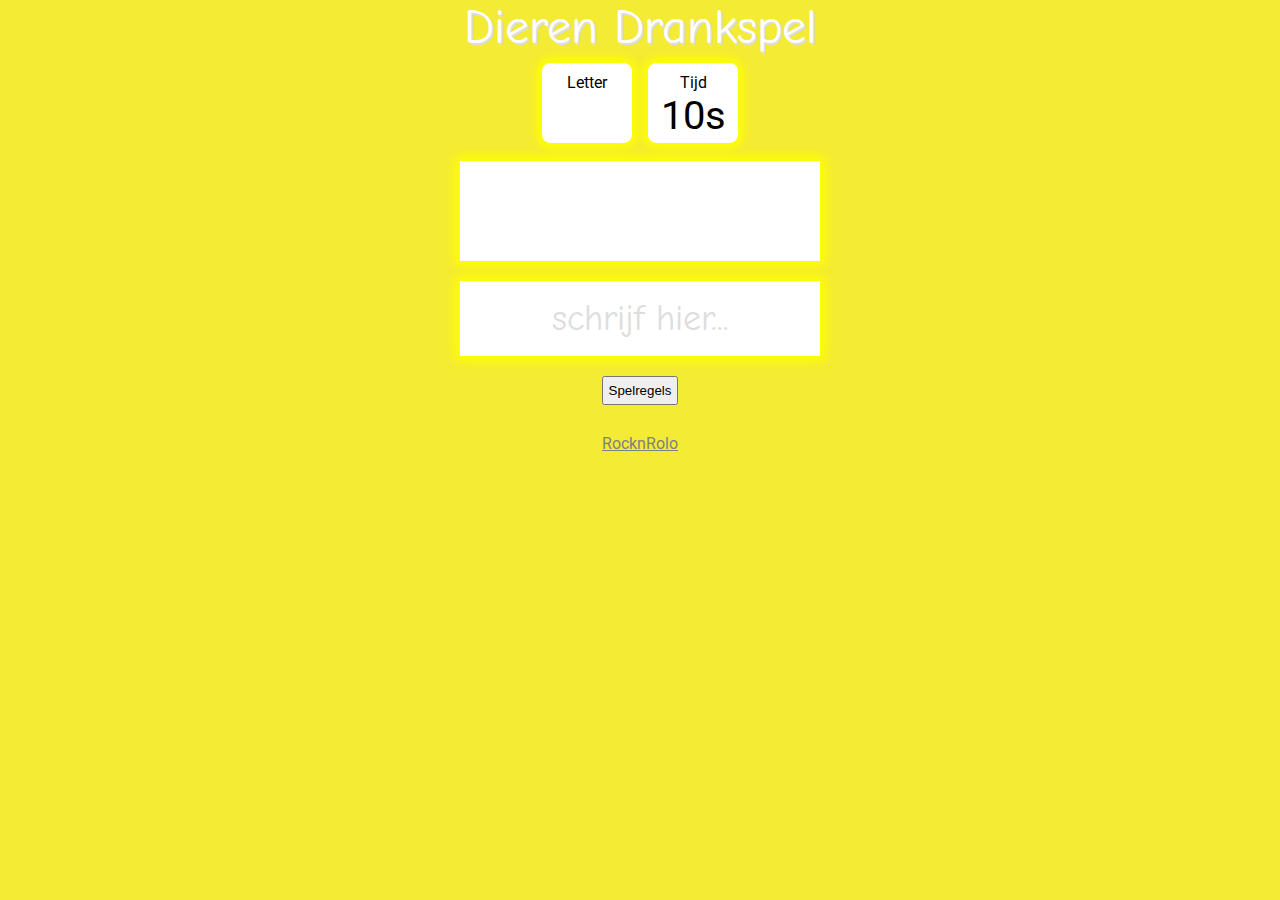
<file: index.html>
<html lang="en">
<head>
    <meta charset="UTF-8">
    <title>Dieren Drankspel</title>
    <link rel="stylesheet" href="style.css">
    <link rel="preconnect" href="https://fonts.gstatic.com">
<link href="https://fonts.googleapis.com/css2?family=Roboto:wght@400;700&display=swap" rel="stylesheet">
    <link href="https://fonts.googleapis.com/css2?family=Comic+Neue:wght@700&display=swap" rel="stylesheet">
</head>
<body>
    <div class="container">
        <div id="logo">Dieren Drankspel</div>
        <div class="box">
            <div id="letter_box">
                <div id="letter_header">Letter</div>
                <div id="letter_text"> </div>
            </div>
            <div id="timer_box">
                <div id="timer_header">Tijd</div>
                <div id="timer_text">10s</div>
            </div>
        </div>
        <div id="word_box">
            <div id="word_text"></div>
        </div>
        <div id="drink_banner">Drink!<div id="drink_text"></div>
        </div>
        <textarea id="input_area" placeholder="schrijf hier..." onfocus="startGame()" oninput="readText()"></textarea>
        <button id="rules_button" onclick="window.location.href='regel.html'">Spelregels</button>
    </div>
<script src="game.js"></script>
<script src="dieren.js"></script>
<br>
<a href="https://rocknrolo.github.io/">RocknRolo</a>
</body>
</html>
</file>
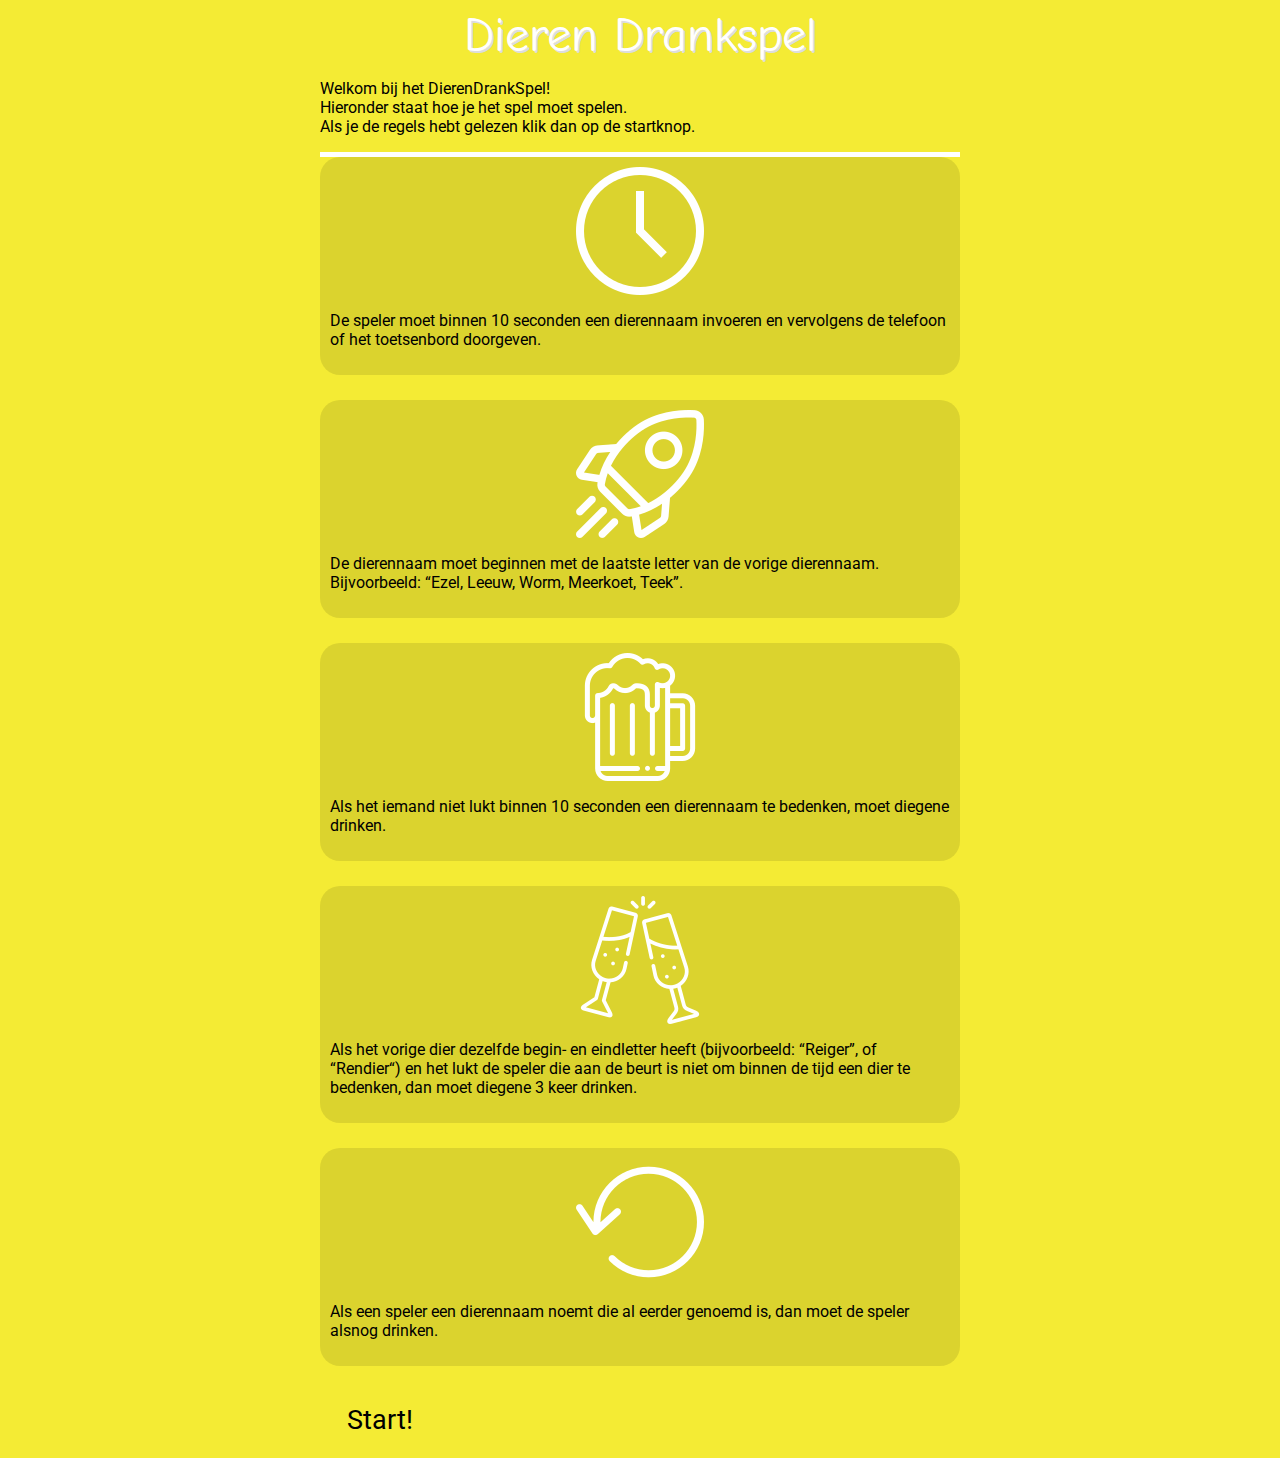
<file: regel.html>
<!doctype html>
<html lang="en">
  <head>
    <meta charset="utf-8">
    <meta name="viewport" content="width=device-width, initial-scale=1">
    <link rel="preconnect" href="https://fonts.gstatic.com">
<link href="https://fonts.googleapis.com/css2?family=Roboto&display=swap" rel="stylesheet">
    <link href="https://cdn.jsdelivr.net/npm/bootstrap@5.0.0-beta1/dist/css/bootstrap.min.css" rel="stylesheet" integrity="sha384-giJF6kkoqNQ00vy+HMDP7azOuL0xtbfIcaT9wjKHr8RbDVddVHyTfAAsrekwKmP1" crossorigin="anonymous">
      <link href="https://fonts.googleapis.com/css2?family=Comic+Neue:wght@700&display=swap" rel="stylesheet">
      <link rel="stylesheet" href="regel.css">

    <title>Spelregels</title>
</head>

<body>
<div id="logo">Dieren Drankspel</div>
    <header class="text-center mx-3 my-3">
        <p>Welkom bij het DierenDrankSpel!<br>Hieronder staat hoe je het spel moet spelen.<br>Als je de regels hebt gelezen klik dan op de startknop.</p>
    </header>

    <div class="container-fluid">
        <div class="row regelCols">
            <div class="col-sm-12"><img src="img/regel1.png" alt="icon">
                <p class="text-center mt-2 mx-3">De speler moet binnen 10 seconden een dierennaam invoeren en vervolgens de telefoon of het toetsenbord doorgeven. </p>
            </div>
            <div class="col-sm-12"><img src="img/regel2.png" alt="icon">
                <p class="text-center mt-2 mx-3">De dierennaam moet beginnen met de laatste letter van de vorige dierennaam. Bijvoorbeeld: “Ezel, Leeuw, Worm, Meerkoet, Teek”. </p>
            </div>
            <div class="col-sm-12"><img src="img/regel3.png" alt="icon">
                <p class="text-center mt-2 mx-3">Als het iemand niet lukt binnen 10 seconden een dierennaam te bedenken, moet diegene drinken. </p>
            </div>
            <div class="col-sm-12"><img src="img/regel4.png" alt="icon">
                <p class="text-center mt-2 mx-3">Als het vorige dier dezelfde begin- en eindletter heeft (bijvoorbeeld: “Reiger”, of “Rendier“) en het lukt de speler die aan de beurt is niet om binnen de tijd een dier te bedenken, dan moet diegene 3 keer drinken.
                </p>
            </div>
            <div class="col-sm-12"><img src="img/regel5.png" alt="icon">
                <p class="text-center mt-2 mx-3">Als een speler een dierennaam noemt die al eerder genoemd is, dan moet de speler alsnog drinken. </p>
            </div>
        </div>
    </div>

    <div class="container-fluid text-center"><a href="index.html">
            <button type="button" class="button draw mb-5" data-toggle="modal">Start!</button>
        </a>
    </div>

    <script src="https://cdn.jsdelivr.net/npm/bootstrap@5.0.0-beta1/dist/js/bootstrap.bundle.min.js" integrity="sha384-ygbV9kiqUc6oa4msXn9868pTtWMgiQaeYH7/t7LECLbyPA2x65Kgf80OJFdroafW" crossorigin="anonymous"></script>
</body></html>
</file>
<file: style.css>
* {
    margin: 0;
    padding: 0;
}

body {
    background-color: #F4EB34;
    color: black;
    text-align: center;
    overflow: hidden;
    font-family: "Roboto", sans-serif;
}

a {
    display: flex;
    justify-content: center;
    color: gray;
}

a:visited {
    color: gray;
}

a:hover {
    color: yellow;
}

.container {
    display: flex;
    flex-direction: column;
    align-items: center;
}

#rules_button {
    padding: 5px;
    margin: 10px;
}

#logo {
    width: 100%;
    font-family: "Comic Neue", sans-serif;
    color: #fff;
    font-size: 3rem;
    text-shadow: 2px 2px #ddd;
}

.box {
    display: flex;
    align-items: center;
}

#timer_box, #letter_box {
    background-color: #fff;
    font-size: 2.5rem;
    height: 60px;
    width: 70px;
    margin: 8px;
    padding: 10px;
    border-radius: 10%;
    box-shadow: yellow 0 0 10px 5px;
}

#letter_header, #timer_header {
    font-size: 1rem;
}

#drink_text {
    margin-top: 15px;
    font-size: 2rem;
    font-weight: 700;
    color: white;
    text-shadow: 2px 2px #ddd;
}

#word_box {
    font-size: 2.5rem;
    background-color: #fff;
    text-align: center;
    width: 360px;
    height: 100px;
    margin: 10px;
    box-shadow: yellow 0 0 10px 5px;
    line-height: 100px;
}

#input_area {
    background-color: #fff;
    width: 360px;
    height: 75px;
    margin: 10px;
    border: 0;
    outline: none;
    resize: none;
    box-shadow: yellow 0 0 10px 5px;
    font: 2.25rem "Comic Neue";
    text-align: center;
    line-height: 75px;
}

::placeholder {
  color: #ddd;
}

#drink_banner {
    background-color: #F4EB34;
    margin-top: 65px;
    font: bold 7rem "Comic Neue";
    position: fixed;
    width: 100%;
    height: 100%;
    z-index: 2;
    display: none;
}

@media screen and (max-width: 500px) {
    #word_box, #input_area {
        width: 72%;
    }
}
</file>
<file: regel.css>
* {
    scroll-behavior: smooth;
    font-family: 'Roboto', sans-serif;
}

body {
    background-color: #F4EB34;
    margin-left: 33%;
    margin-right: 33%;
}

header {
    border-bottom: 5px solid white;
}

#logo {
    width: 100%;
    font-family: "Comic Neue", sans-serif;
    color: #fff;
    font-size: 3rem;
    text-shadow: 2px 2px #ddd;
    text-align: center;
}

.regelCols div {
    display: flex;
    align-items: center;
    flex-direction: column;
    margin-bottom: 25px;
    background-color: rgba(0,0,0,0.1);
    padding: 10px;
    border-radius: 20px;
}

.button {
    color: #000;
    border-bottom: 2px solid black;
    border-left: 2px solid black;
    border-right: 2px solid white;
    border-top: 2px solid white;
    font-size: 20pt;
    background-color: #fff;
    padding: 5px 15px;
    transition: all 0.3s ease;
}

/* Button animatie */

.button {
    background: none;
    border: 0;
    box-sizing: border-box;
    padding: 0.5em 1em;
    color: #000;
    position: relative;
    vertical-align: middle;
}

.button::before,
.button::after {
    box-sizing: inherit;
    content: '';
    position: absolute;
    width: 100%;
    height: 100%;
}

.draw {
    transition: color 0.25s;
}

.draw::before,
.draw::after {
    border: 2px solid transparent;
    width: 0;
    height: 0;
}

.draw::before {
    top: 0;
    left: 0;
}

.draw::after {
    bottom: 0;
    right: 0;
}

.draw:hover {
    color: #000;
    border: rgba(0, 0, 0, 1);
}

.draw:hover::before,
.draw:hover::after {
    width: 100%;
    height: 100%;
}

.draw:hover::before {
    border-top-color: rgba(0, 0, 0, 1);
    border-right-color: rgba(0, 0, 0, 1);
    transition: width 0.1s ease, height 0.1s ease 0.1s;
}

.draw:hover::after {
    border-bottom-color: rgba(0, 0, 0, 1);
    border-left-color: rgba(0, 0, 0, 1);
    transition: border-color 0s ease-out 0.1s, width 0.3s ease-out 0.1s, height 0.3s ease-out 0.3s;
}

/* Einde button animatie */

@media screen and (max-width: 1500px) {
    body {
        margin-left: 25%;
        margin-right: 25%;
    }
}
@media screen and (max-width: 1000px) {
    body {
        margin: 0;
    }
}
</file>
